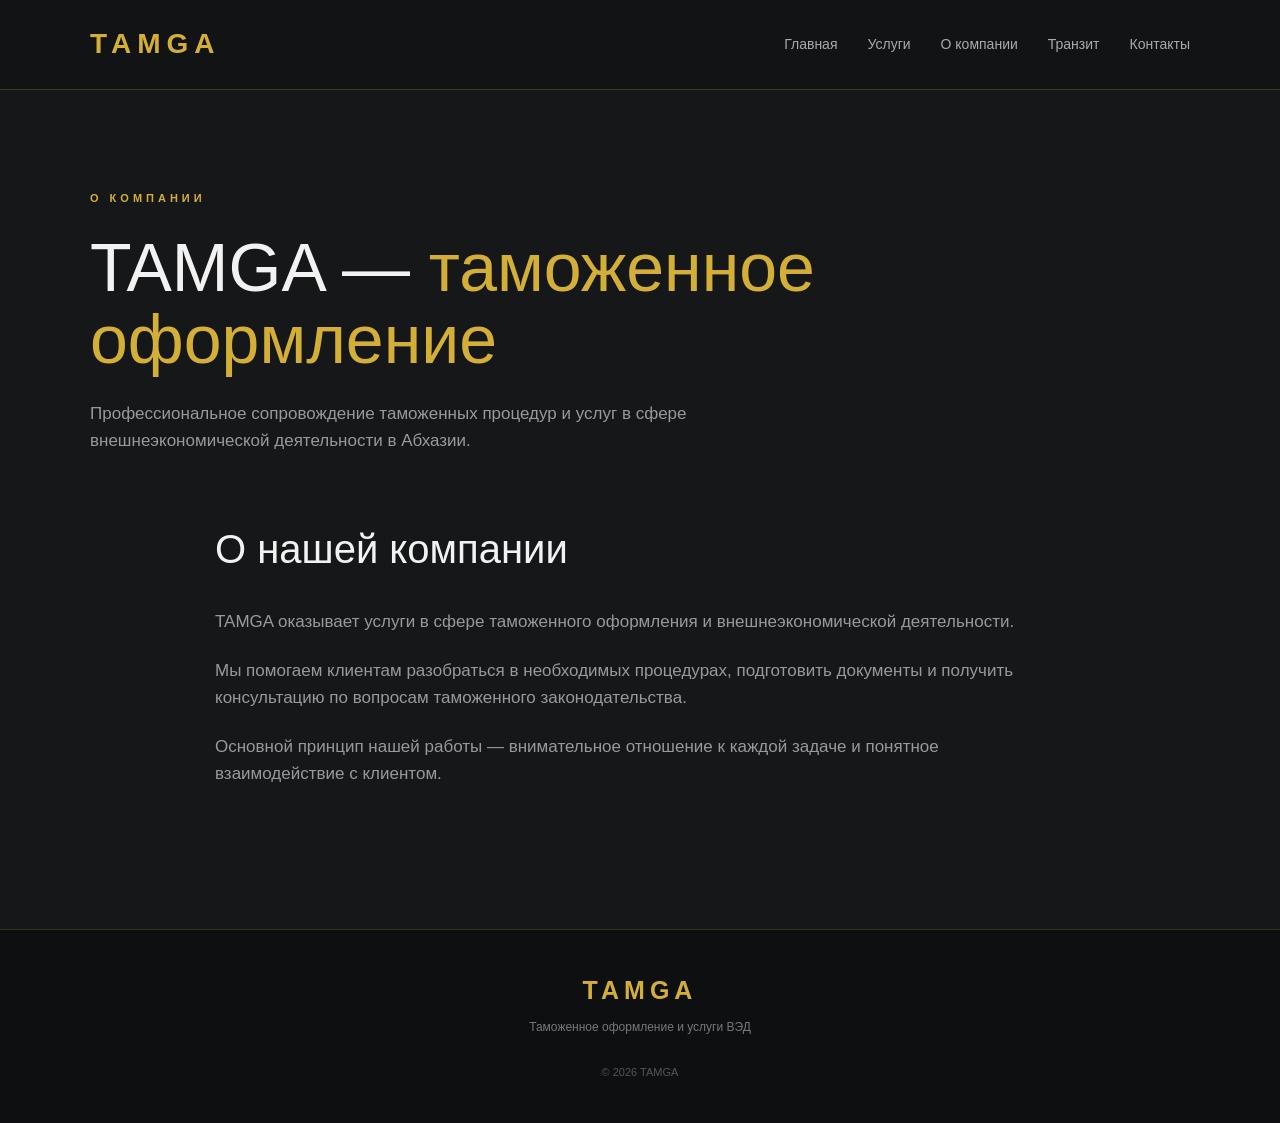
<file: about.html>
<!DOCTYPE html>
<html lang="ru">

<head>
    <meta charset="UTF-8">
    <meta name="viewport" content="width=device-width, initial-scale=1.0">

    <title>О компании TAMGA — таможенный брокер в Абхазии</title>

    <meta name="description" content="TAMGA — таможенное оформление и сопровождение внешнеэкономической деятельности в Абхазии. Информация о компании и наших услугах.">

    <link rel="stylesheet" href="style.css">
</head>

<body>

<header>
    <div class="container header-inner">

        <a href="index.html" class="logo">TAMGA</a>

        <button class="menu-button" id="menuButton" aria-label="Открыть меню">
            ☰
        </button>

        <nav id="mobileNav">
            <a href="index.html">Главная</a>
            <a href="services.html">Услуги</a>
            <a href="about.html">О компании</a>
            <a href="transit.html">Транзит</a>
            <a href="contacts.html">Контакты</a>
        </nav>

    </div>
</header>


<main>

<section class="page-header container">

    <div class="label">
        О КОМПАНИИ
    </div>

    <h1>
        TAMGA —
        <span>таможенное оформление</span>
    </h1>

    <p>
        Профессиональное сопровождение
        таможенных процедур и услуг
        в сфере внешнеэкономической деятельности
        в Абхазии.
    </p>

</section>


<section class="about-text container">

    <h2>
        О нашей компании
    </h2>

    <p>
        TAMGA оказывает услуги в сфере
        таможенного оформления и
        внешнеэкономической деятельности.
    </p>

    <p>
        Мы помогаем клиентам разобраться
        в необходимых процедурах, подготовить
        документы и получить консультацию
        по вопросам таможенного законодательства.
    </p>

    <p>
        Основной принцип нашей работы —
        внимательное отношение к каждой задаче
        и понятное взаимодействие с клиентом.
    </p>

</section>

</main>


<footer>

    <div class="container">

        <div class="footer-logo">
            TAMGA
        </div>

        <p>
            Таможенное оформление и услуги ВЭД
        </p>

        <small>
            © 2026 TAMGA
        </small>

    </div>

</footer>


<script src="script.js"></script>

</body>
</html>
</file>
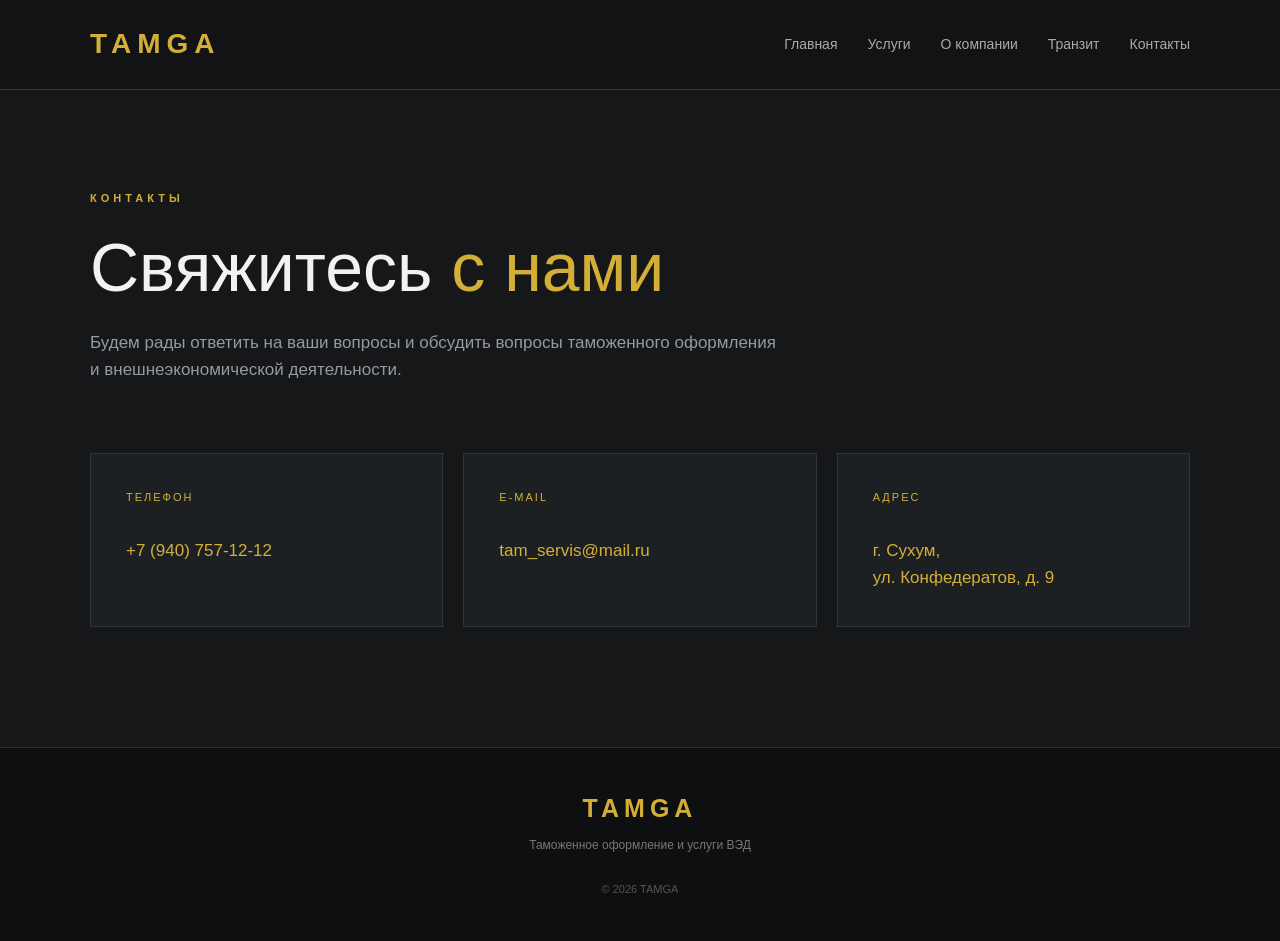
<file: contacts.html>
<!DOCTYPE html>
<html lang="ru">

<head>
    <meta charset="UTF-8">
    <meta name="viewport" content="width=device-width, initial-scale=1.0">

    <title>Контакты TAMGA — таможенный брокер в Абхазии</title>

    <meta name="description" content="Контакты TAMGA в Сухуме. Таможенное оформление, услуги ВЭД и консультации. Телефон, электронная почта и адрес компании.">

    <link rel="stylesheet" href="style.css">
</head>

<body>

<header>
    <div class="container header-inner">

        <a href="index.html" class="logo">TAMGA</a>

        <button class="menu-button" id="menuButton" aria-label="Открыть меню">
            ☰
        </button>

        <nav id="mobileNav">
            <a href="index.html">Главная</a>
            <a href="services.html">Услуги</a>
            <a href="about.html">О компании</a>
            <a href="transit.html">Транзит</a>
            <a href="contacts.html">Контакты</a>
        </nav>

    </div>
</header>


<main>

<section class="page-header container">

    <div class="label">
        КОНТАКТЫ
    </div>

    <h1>
        Свяжитесь
        <span>с нами</span>
    </h1>

    <p>
        Будем рады ответить на ваши вопросы
        и обсудить вопросы таможенного оформления
        и внешнеэкономической деятельности.
    </p>

</section>


<section class="contacts container">

    <div class="contact-card">

        <div class="number">
            ТЕЛЕФОН
        </div>

        <a href="tel:+79407571212">
            +7 (940) 757-12-12
        </a>

    </div>


    <div class="contact-card">

        <div class="number">
            E-MAIL
        </div>

        <a href="mailto:tam_servis@mail.ru">
            tam_servis@mail.ru
        </a>

    </div>


    <div class="contact-card">

        <div class="number">
            АДРЕС
        </div>

        <p>
            г. Сухум,<br>
            ул. Конфедератов, д. 9
        </p>

    </div>

</section>

</main>


<footer>

    <div class="container">

        <div class="footer-logo">
            TAMGA
        </div>

        <p>
            Таможенное оформление и услуги ВЭД
        </p>

        <small>
            © 2026 TAMGA
        </small>

    </div>

</footer>


<script src="script.js"></script>

</body>
</html>
</file>
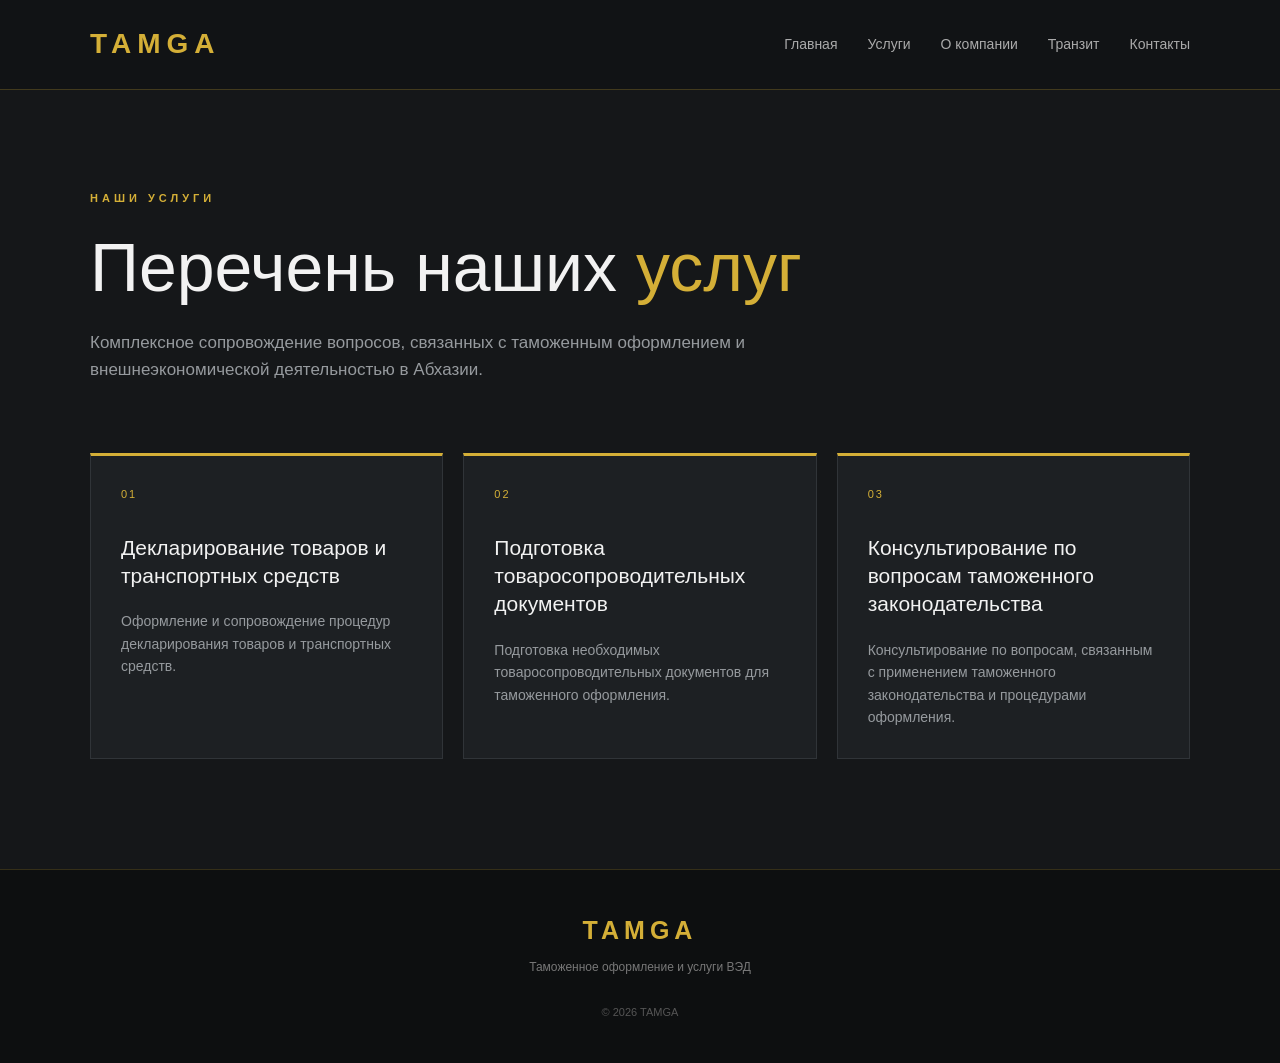
<file: services.html>
<!DOCTYPE html>
<html lang="ru">

<head>
    <meta charset="UTF-8">
    <meta name="viewport" content="width=device-width, initial-scale=1.0">

    <title>Услуги TAMGA — таможенное оформление в Абхазии</title>

    <meta name="description" content="Услуги TAMGA: таможенное оформление, декларирование товаров и транспортных средств, подготовка документов и консультации по вопросам ВЭД в Абхазии.">

    <link rel="stylesheet" href="style.css">
</head>

<body>

<header>
    <div class="container header-inner">

        <a href="index.html" class="logo">TAMGA</a>

        <button class="menu-button" id="menuButton" aria-label="Открыть меню">
            ☰
        </button>

        <nav id="mobileNav">
            <a href="index.html">Главная</a>
            <a href="services.html">Услуги</a>
            <a href="about.html">О компании</a>
            <a href="transit.html">Транзит</a>
            <a href="contacts.html">Контакты</a>
        </nav>

    </div>
</header>


<main>

<section class="page-header container">

    <div class="label">
        НАШИ УСЛУГИ
    </div>

    <h1>
        Перечень наших
        <span>услуг</span>
    </h1>

    <p>
        Комплексное сопровождение вопросов,
        связанных с таможенным оформлением
        и внешнеэкономической деятельностью
        в Абхазии.
    </p>

</section>


<section class="services container">

    <div class="service-card">

        <div class="number">
            01
        </div>

        <h2>
            Декларирование товаров
            и транспортных средств
        </h2>

        <p>
            Оформление и сопровождение процедур
            декларирования товаров и транспортных средств.
        </p>

    </div>


    <div class="service-card">

        <div class="number">
            02
        </div>

        <h2>
            Подготовка
            товаросопроводительных документов
        </h2>

        <p>
            Подготовка необходимых
            товаросопроводительных документов
            для таможенного оформления.
        </p>

    </div>


    <div class="service-card">

        <div class="number">
            03
        </div>

        <h2>
            Консультирование
            по вопросам таможенного законодательства
        </h2>

        <p>
            Консультирование по вопросам,
            связанным с применением таможенного
            законодательства и процедурами оформления.
        </p>

    </div>

</section>

</main>


<footer>

    <div class="container">

        <div class="footer-logo">
            TAMGA
        </div>

        <p>
            Таможенное оформление и услуги ВЭД
        </p>

        <small>
            © 2026 TAMGA
        </small>

    </div>

</footer>


<script src="script.js"></script>

</body>
</html>
</file>
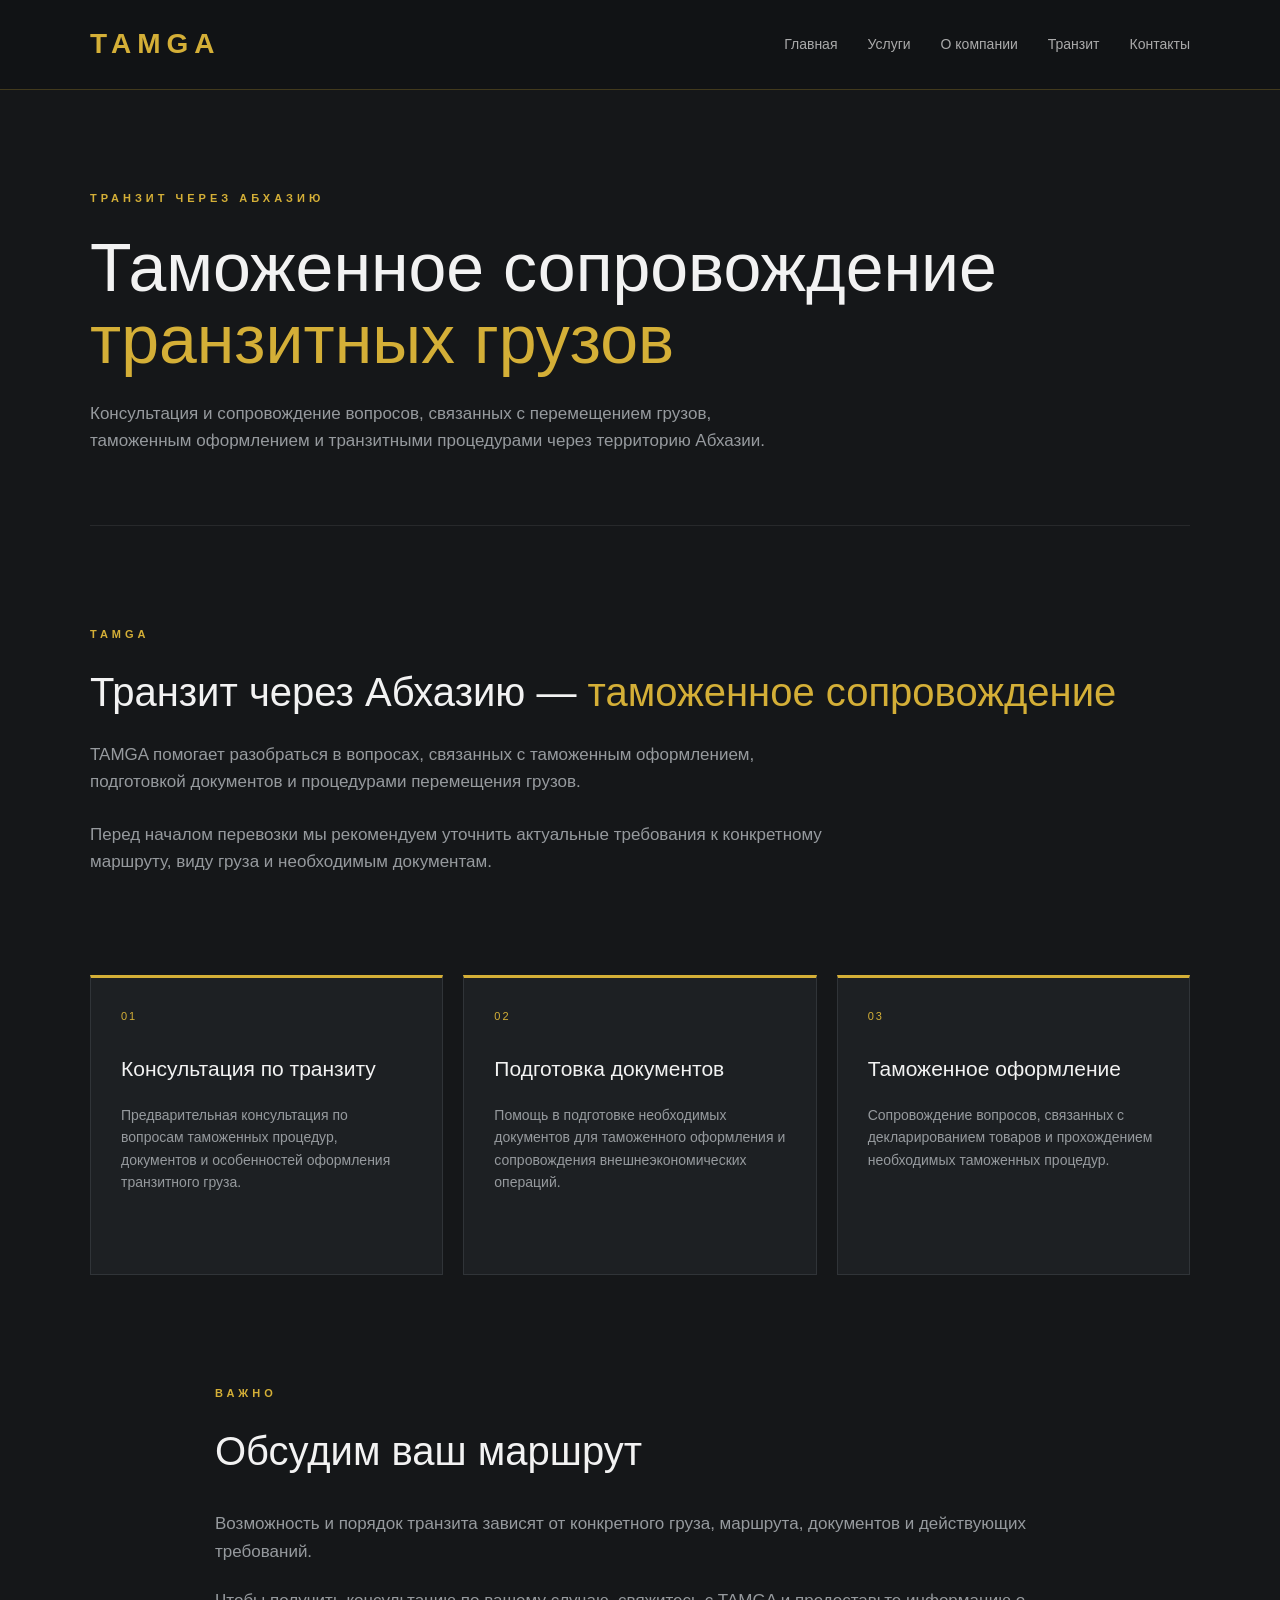
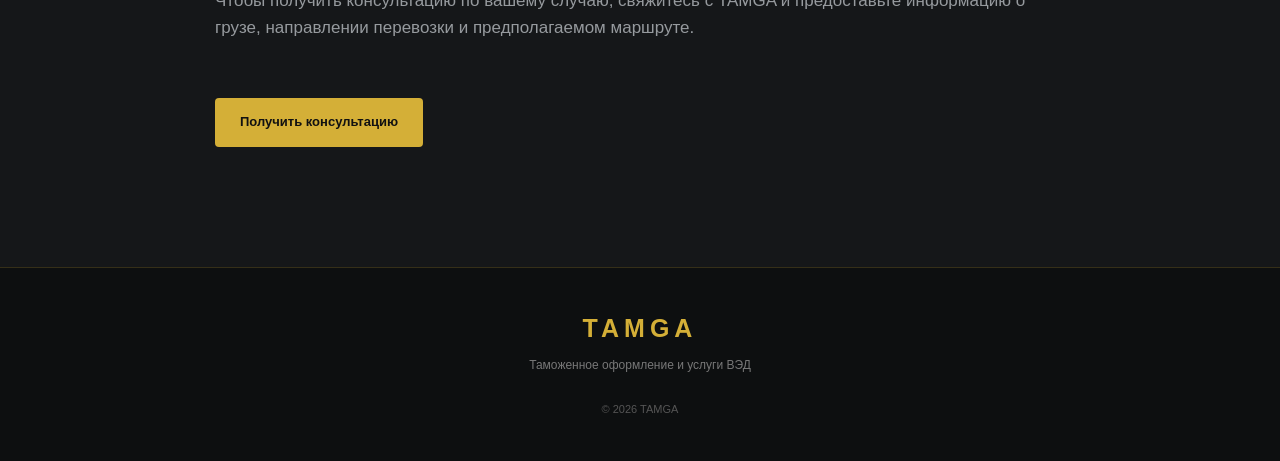
<file: transit.html>
<!DOCTYPE html>
<html lang="ru">

<head>
    <meta charset="UTF-8">
    <meta name="viewport" content="width=device-width, initial-scale=1.0">

    <title>Транзит через Абхазию — TAMGA | Таможенное оформление</title>

    <meta name="description" content="TAMGA сопровождает вопросы таможенного оформления и транзита грузов через Абхазию. Консультация по документам, декларированию и таможенным процедурам.">

    <link rel="stylesheet" href="style.css">
</head>

<body>

<header>
    <div class="container header-inner">

        <a href="index.html" class="logo">TAMGA</a>

        <button class="menu-button" id="menuButton" aria-label="Открыть меню">
            ☰
        </button>

        <nav id="mobileNav">
            <a href="index.html">Главная</a>
            <a href="services.html">Услуги</a>
            <a href="about.html">О компании</a>
            <a href="transit.html">Транзит</a>
            <a href="contacts.html">Контакты</a>
        </nav>

    </div>
</header>


<main>

<section class="page-header container">

    <div class="label">
        ТРАНЗИТ ЧЕРЕЗ АБХАЗИЮ
    </div>

    <h1>
        Таможенное сопровождение
        <span>транзитных грузов</span>
    </h1>

    <p>
        Консультация и сопровождение вопросов,
        связанных с перемещением грузов,
        таможенным оформлением и транзитными процедурами
        через территорию Абхазии.
    </p>

</section>


<section class="intro container">

    <div class="label">
        TAMGA
    </div>

    <h2>
        Транзит через Абхазию —
        <span>таможенное сопровождение</span>
    </h2>

    <p>
        TAMGA помогает разобраться в вопросах,
        связанных с таможенным оформлением,
        подготовкой документов и процедурами
        перемещения грузов.
    </p>

    <p>
        Перед началом перевозки мы рекомендуем
        уточнить актуальные требования к конкретному
        маршруту, виду груза и необходимым документам.
    </p>

</section>


<section class="services container">

    <div class="service-card">

        <div class="number">
            01
        </div>

        <h2>
            Консультация
            по транзиту
        </h2>

        <p>
            Предварительная консультация по вопросам
            таможенных процедур, документов и особенностей
            оформления транзитного груза.
        </p>

    </div>


    <div class="service-card">

        <div class="number">
            02
        </div>

        <h2>
            Подготовка
            документов
        </h2>

        <p>
            Помощь в подготовке необходимых документов
            для таможенного оформления и сопровождения
            внешнеэкономических операций.
        </p>

    </div>


    <div class="service-card">

        <div class="number">
            03
        </div>

        <h2>
            Таможенное
            оформление
        </h2>

        <p>
            Сопровождение вопросов, связанных
            с декларированием товаров и прохождением
            необходимых таможенных процедур.
        </p>

    </div>

</section>


<section class="about-text container">

    <div class="label">
        ВАЖНО
    </div>

    <h2>
        Обсудим ваш
        <span>маршрут</span>
    </h2>

    <p>
        Возможность и порядок транзита зависят
        от конкретного груза, маршрута, документов
        и действующих требований.
    </p>

    <p>
        Чтобы получить консультацию по вашему случаю,
        свяжитесь с TAMGA и предоставьте информацию
        о грузе, направлении перевозки и предполагаемом
        маршруте.
    </p>

    <a href="contacts.html" class="button">
        Получить консультацию
    </a>

</section>

</main>


<footer>

    <div class="container">

        <div class="footer-logo">
            TAMGA
        </div>

        <p>
            Таможенное оформление и услуги ВЭД
        </p>

        <small>
            © 2026 TAMGA
        </small>

    </div>

</footer>


<script>
    const menuButton = document.getElementById('menuButton');
    const mobileNav = document.getElementById('mobileNav');

    if (menuButton && mobileNav) {
        menuButton.addEventListener('click', function () {
            mobileNav.classList.toggle('active');
        });
    }
</script>

</body>
</html>
</file>
<file: style.css>
* {
    margin: 0;
    padding: 0;
    box-sizing: border-box;
}

html {
    scroll-behavior: smooth;
}

body {
    background: #151719;
    color: #f2f2f2;
    font-family: Arial, Helvetica, sans-serif;
    line-height: 1.6;
}

:root {
    --gold: #d4af37;
    --gold-light: #f0d477;
    --dark: #151719;
    --card: #1d2023;
    --gray: #969a9e;
    --border: #303438;
}

.container {
    width: 90%;
    max-width: 1100px;
    margin: 0 auto;
}


/* =========================
   HEADER
========================= */

header {
    background: #111315;
    border-bottom: 1px solid rgba(212, 175, 55, .25);

    position: sticky;
    top: 0;
    z-index: 100;

    padding: 22px 0;
}

.header-inner {
    display: flex;
    align-items: center;
    justify-content: space-between;

    position: relative;
}

.logo {
    color: var(--gold);
    text-decoration: none;

    font-size: 28px;
    font-weight: bold;

    letter-spacing: 6px;
}


/* =========================
   MENU
========================= */

nav {
    display: flex;
    gap: 30px;
}

nav a {
    color: #aaa;
    text-decoration: none;
    font-size: 14px;

    transition: .2s;
}

nav a:hover {
    color: var(--gold);
}

.menu-button {
    display: none;

    background: transparent;
    border: none;

    color: var(--gold);

    font-size: 30px;
    line-height: 1;

    cursor: pointer;

    padding: 5px;
}


/* =========================
   HERO
========================= */

.hero {
    min-height: 700px;

    position: relative;

    display: flex;
    align-items: center;

    background-image:
        linear-gradient(
            rgba(10, 12, 13, 0.72),
            rgba(10, 12, 13, 0.78)
        ),
        url("images/hero.jpg");

    background-size: cover;
    background-position: center;
    background-repeat: no-repeat;
}

.hero-inner {
    display: flex;
    align-items: center;
}

.hero-content {
    max-width: 800px;
    padding: 80px 0;
}

.label {
    color: var(--gold);

    font-size: 11px;
    font-weight: bold;

    letter-spacing: 4px;

    margin-bottom: 25px;
}

.hero h1,
.page-header h1 {
    font-size: clamp(42px, 6vw, 68px);

    line-height: 1.05;
    font-weight: 500;
}

.hero h1 span,
.page-header h1 span {
    color: var(--gold);
}

.hero p {
    color: #c4c7c9;

    font-size: 18px;

    max-width: 650px;

    margin-top: 30px;
}

.hero-buttons {
    display: flex;
    flex-wrap: wrap;
    gap: 15px;
}


/* =========================
   BUTTONS
========================= */

.button {
    display: inline-block;

    margin-top: 35px;

    padding: 14px 25px;

    background: var(--gold);
    color: #111;

    text-decoration: none;

    font-size: 13px;
    font-weight: bold;

    border-radius: 4px;

    transition: .2s;
}

.button:hover {
    background: var(--gold-light);
    transform: translateY(-2px);
}

.button-outline {
    background: transparent;
    color: var(--gold);

    border: 1px solid var(--gold);
}

.button-outline:hover {
    background: var(--gold);
    color: #111;
}


/* =========================
   INTRO
========================= */

.intro {
    padding: 100px 0;

    border-top: 1px solid rgba(255, 255, 255, .08);
}

.intro h2,
.about-text h2 {
    font-size: 40px;

    font-weight: 500;

    line-height: 1.2;
}

.intro h2 span {
    color: var(--gold);
}

.intro p {
    color: var(--gray);

    max-width: 750px;

    margin-top: 25px;

    font-size: 17px;
}


/* =========================
   PAGE HEADER
========================= */

.page-header {
    padding: 100px 0 70px;
}

.page-header p {
    color: var(--gray);

    max-width: 700px;

    margin-top: 25px;

    font-size: 17px;
}


/* =========================
   SERVICES
========================= */

.services {
    padding-bottom: 110px;

    display: grid;

    grid-template-columns: repeat(3, 1fr);

    gap: 20px;
}

.service-card {
    background: var(--card);

    border: 1px solid var(--border);

    border-top: 3px solid var(--gold);

    padding: 30px;

    min-height: 300px;

    transition: .25s;
}

.service-card:hover {
    border-color: var(--gold);

    transform: translateY(-5px);

    box-shadow: 0 15px 40px rgba(0, 0, 0, .25);
}

.number {
    color: var(--gold);

    font-size: 11px;

    letter-spacing: 2px;

    margin-bottom: 30px;
}

.service-card h2 {
    font-size: 21px;

    font-weight: 500;

    line-height: 1.35;

    margin-bottom: 20px;
}

.service-card p {
    color: var(--gray);

    font-size: 14px;
}


/* =========================
   ABOUT
========================= */

.about-text {
    padding-bottom: 120px;

    max-width: 850px;
}

.about-text h2 {
    margin-bottom: 35px;
}

.about-text p {
    color: var(--gray);

    font-size: 17px;

    margin-bottom: 22px;
}


/* =========================
   CONTACTS
========================= */

.contacts {
    padding-bottom: 120px;

    display: grid;

    grid-template-columns: repeat(3, 1fr);

    gap: 20px;
}

.contact-card {
    background: var(--card);

    border: 1px solid var(--border);

    padding: 35px;

    min-height: 170px;
}

.contact-card a,
.contact-card p {
    color: var(--gold);

    text-decoration: none;

    font-size: 17px;
}

.contact-card a:hover {
    color: var(--gold-light);
}


/* =========================
   FOOTER
========================= */

footer {
    background: #0d0f10;

    border-top: 1px solid rgba(212, 175, 55, .2);

    padding: 40px 0;

    text-align: center;
}

.footer-logo {
    color: var(--gold);

    font-size: 25px;

    font-weight: bold;

    letter-spacing: 5px;
}

footer p {
    color: #777;

    font-size: 12px;

    margin: 8px 0 20px;
}

footer small {
    color: #555;

    font-size: 11px;
}


/* =========================
   MOBILE
========================= */

@media (max-width: 750px) {

    header {
        padding: 18px 0;
    }

    .logo {
        font-size: 24px;
        letter-spacing: 5px;
    }

    .menu-button {
        display: block;
    }

    nav {
        display: none;

        position: absolute;

        top: calc(100% + 18px);

        left: 0;

        width: 100%;

        background: #111315;

        border: 1px solid rgba(212, 175, 55, .25);

        padding: 15px 20px;

        flex-direction: column;

        gap: 0;

        box-shadow: 0 15px 35px rgba(0, 0, 0, .5);
    }

    nav.active {
        display: flex;
    }

    nav a {
        display: block;

        padding: 14px 5px;

        border-bottom: 1px solid rgba(255, 255, 255, .08);

        font-size: 15px;
    }

    nav a:last-child {
        border-bottom: none;
    }


    /* HERO MOBILE */

    .hero {
        min-height: 650px;

        background-position: center center;
    }

    .hero-content {
        padding: 60px 0;
    }

    .hero h1,
    .page-header h1 {
        font-size: 40px;
    }

    .hero p {
        font-size: 16px;
    }

    .hero-buttons {
        flex-direction: column;
        align-items: flex-start;
    }


    /* OTHER MOBILE */

    .intro h2,
    .about-text h2 {
        font-size: 32px;
    }

    .services {
        grid-template-columns: 1fr;
    }

    .contacts {
        grid-template-columns: 1fr;
    }

    .page-header {
        padding-top: 70px;
    }
}
</file>
